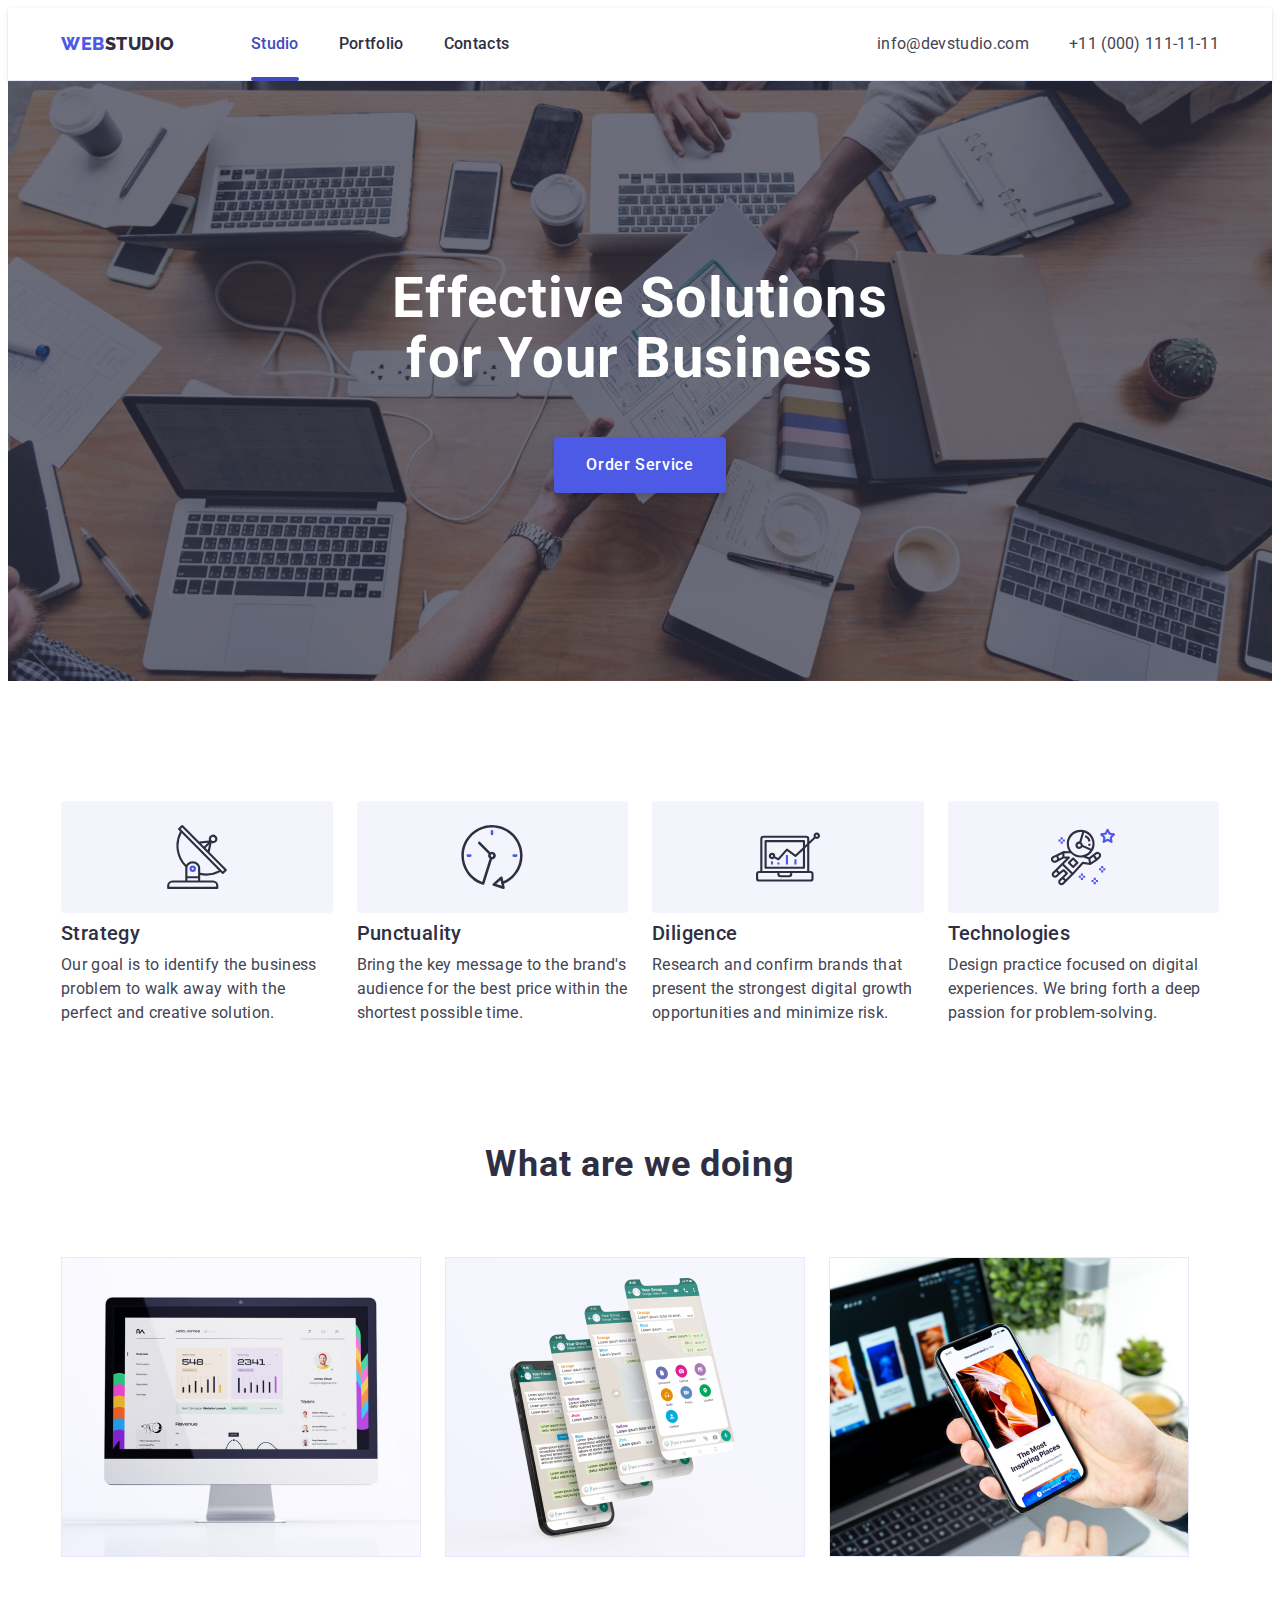
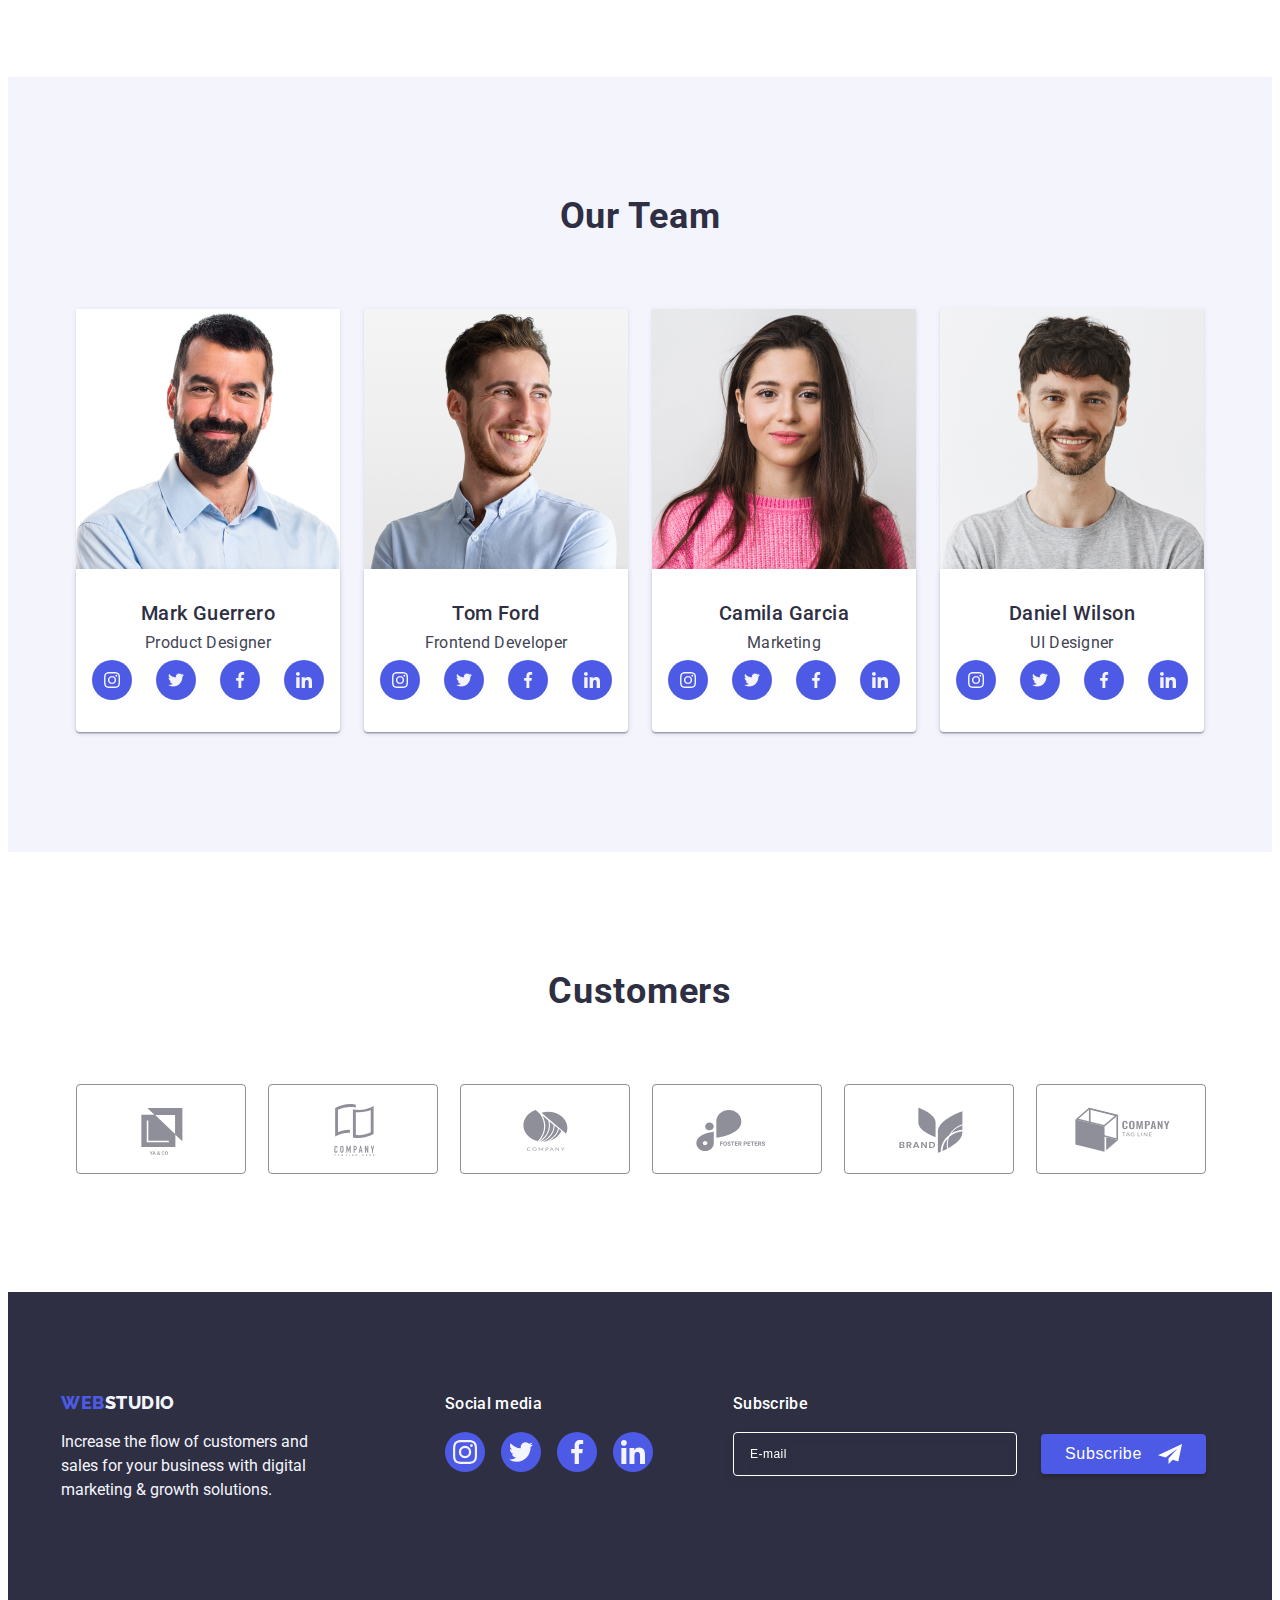
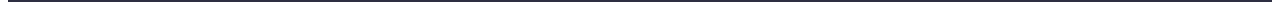
<file: index.html>
<!DOCTYPE html>
<html lang="en">
<head>
    <meta charset="UTF-8">
    <meta http-equiv="X-UA-Compatible" content="IE=edge">
    <meta name="viewport" content="width=device-width, initial-scale=1.0">
    <link
      href="https://cdnjs.cloudflare.com/ajax/libs/modern-normalize/1.1.0/modern-normalize.min.css"
      rel="stylesheet"
      integrity="sha512-wpPYUAdjBVSE4KJnH1VR1HeZfpl1ub8YT/NKx4PuQ5NmX2tKuGu6U/JRp5y+Y8XG2tV+wKQpNHVUX03MfMFn9Q=="
      crossorigin="anonymous"
      referrerpolicy="no-referrer"
    />
    <link rel="preconnect" href="https://fonts.googleapis.com" />
    <link rel="preconnect" href="https://fonts.gstatic.com" crossorigin />
    <link
      href="https://fonts.googleapis.com/css2?family=Raleway:wght@800&family=Roboto:wght@400;500;700;900&display=swap"
      rel="stylesheet"
    />
    <link rel="stylesheet" href="./css/style.css">
    <link rel="stylesheet" href="./css/media.css">
    <title>WebStudio</title>
</head>
<body>
    <header class="header"> 
        <div class="container header-container">
            <nav class="header-navigation">
                <a href="./index.html" class="first-logo-word link">Web<span class="second-logo-word link">Studio</span></a>
                <ul class="list header-menu">
                    <li class="list-header"><a href="./index.html" class="link list-menu current-color current">Studio</a></li>
                    <li class="list-header"><a href="./portfolio.html" class="link list-menu">Portfolio</a></li>
                    <li class="list-header"><a href="" class="link list-menu">Contacts</a></li>
                </ul>
            </nav>
            <address class="header-adress">
                <ul class="list address-list">
                    <li class="address-item"><a href="mailto:info@devstudio.com" class="list-adress link">info@devstudio.com</a></li>
                    <li class=""><a href="tel:+110001111111" class="list-adress link">+11 (000) 111-11-11</a></li>
                </ul>
            </address>
            <button type="button" class="burger-menu-button" data-mob-open>
                <svg class="burger-menu" width="32" height="22">
                    <use href="./images/icons.svg#icon-menu-hamburger"></use>
                </svg>
            </button>
        </div>
        <div class="mob-menu is-hidden" data-mob>
            <button type="button" class="mob-close-btn" data-mob-close>
                <svg class="close-icon-mob" width="8" height="8">
                    <use href="./images/icons.svg#icon-close-black-18dp-2-1"></use>
                </svg>
            </button>
            <ul class="list mob-menu-list">
                <li class="mob-menu-list-item"><a href="./index.html" class="link mob-link-item current-color">Studio</a></li>
                <li class="mob-menu-list-item"><a href="./portfolio.html" class="link mob-link-item">Portfolio</a></li>
                <li class="mob-menu-list-item"><a href="" class="link mob-link-item">Contacts</a></li>
            </ul>
            <address class="mob-adress">
                <ul class="list mob-adress-list">
                    <li class="mob-item-adress"><a href="tel:+110001111111" class="mob-list-phone link">+11 (000) 111-11-11</a></li>
                    <li class="mob-item-adress"><a href="mailto:info@devstudio.com" class="mob-list-email link">info@devstudio.com</a></li>
                </ul>
            </address>
            <ul class="list mob-icon-container">
                <li class="mob-icon-list">
                    <a href="#" class="mob-icon-con">
                        <svg class="mob-social-icons" width="24" height="24"> 
                            <use href="./images/icons.svg#icon-instagram-2"></use>
                        </svg>
                    </a>
                </li>
                <li class="mob-icon-list">
                    <a href="#" class="mob-icon-con">
                        <svg class="mob-social-icons" width="24" height="24">
                            <use href="./images/icons.svg#icon-twitter-1"></use>
                        </svg>
                    </a>
                </li>
                <li class="mob-icon-list">
                    <a href="#" class="mob-icon-con">
                        <svg class="mob-social-icons" width="24" height="24">
                            <use href="./images/icons.svg#icon-facebook-1"></use>
                        </svg>
                    </a>
                </li>
                <li class="mob-icon-list">
                    <a href="#" class="mob-icon-con">
                        <svg class="mob-social-icons" width="24" height="24">
                            <use href="./images/icons.svg#icon-linkedin-1"></use>
                        </svg>
                    </a>
                </li>
             </ul>
        </div>                                             
    </header>
    <main>
        <section class="button-section">
           <div class="container container-button">
             <h1 class="solution">Effective Solutions
                 for Your Business</h1>
             <button type="button" class="order-button" data-modal-open>Order Service</button>
           </div>
        </section>
     <section class="advantages-work">
        <div class="container container-work">
            <h2 class="visually-hidden">Company's advantages</h2>
            <ul class="list list-work">
                <li class="work-item">
                    <div class="icon-adv-container">
                        <svg class="icons-advantages" width="64" height="64">
                            <use href="./images/icons.svg#icon-antenna-1"></use>
                        </svg>
                    </div>
                    <h3 class="list-description">Strategy</h3>
                    <p class="list-text">Our goal is to identify the business problem to walk away with the perfect and creative solution.</p>
                </li>
                <li class="work-item">
                    <div class="icon-adv-container">
                        <svg class="icons-advantages" width="64" height="64">
                            <use href="./images/icons.svg#icon-clock-1"></use>
                        </svg>
                    </div>
                    <h3 class="list-description">Punctuality</h3>
                    <p class="list-text">Bring the key message to the brand's audience for the best price within the shortest possible time.</p>
                </li>
                <li class="work-item">
                    <div class="icon-adv-container">
                        <svg class="icons-advantages" width="64" height="64">
                            <use href="./images/icons.svg#icon-diagram-1"></use>
                        </svg>
                    </div>
                    <h3 class="list-description">Diligence</h3>
                    <p class="list-text">Research and confirm brands that present the strongest digital growth opportunities and minimize risk.</p>
                </li>
                <li class="work-item">
                    <div class="icon-adv-container">
                        <svg class="icons-advantages" width="64" height="64">
                            <use href="./images/icons.svg#icon-astronaut-1"></use>
                        </svg>
                    </div>
                    <h3 class="list-description">Technologies</h3>
                    <p class="list-text">Design practice focused on digital experiences. We bring forth a deep passion for problem-solving.</p>
                </li>
            </ul>
        </div>
     </section> 
     <section class="services">
        <div class="container">
            <h2 class="work">What are we doing</h2>
            <ul class="list services-img">
                <li class="services-img-item"><img src="./images/img_1.jpg" alt="Display" width="360"></li>
                <li class="services-img-item"><img src="./images/img_2.jpg" alt="Screen" width="360"></li>
                <li class="services-img-item"><img src="./images/img_3.jpg" alt="Laptop" width="360"></li>
            </ul>
        </div>
     </section>
     <section class="people-list">
        <div class="container stuff">
            <h2 class="work">Our Team</h2>
            <ul class="list stuff-items">
                <li class="list-workers"><img srcset="./images/team_1.jpg 1x, ./images/team-1-2x-min.jpeg 2x" src="./images/team_1.jpg" alt="Team member 1" width="264">
                    <div class="names-list">
                        <h3 class="names-worker">Mark Guerrero</h3>
                        <p class="worker-description">Product Designer</p>
                         <ul class="list icon-container">
                            <li class="icon-list">
                                <a href="#" class="work-icon-con">
                                    <svg class="work-social-icons" width="16" height="16"> 
                                        <use href="./images/icons.svg#icon-instagram-2"></use>
                                    </svg>
                                </a>
                            </li>
                            <li class="icon-list">
                                <a href="#" class="work-icon-con">
                                    <svg class="work-social-icons" width="16" height="16">
                                        <use href="./images/icons.svg#icon-twitter-1"></use>
                                    </svg>
                                </a>
                            </li>
                            <li class="icon-list">
                                <a href="#" class="work-icon-con">
                                    <svg class="work-social-icons" width="16" height="16">
                                        <use href="./images/icons.svg#icon-facebook-1"></use>
                                    </svg>
                                </a>
                            </li>
                            <li class="icon-list">
                                <a href="#" class="work-icon-con">
                                    <svg class="work-social-icons" width="16" height="16">
                                        <use href="./images/icons.svg#icon-linkedin-1"></use>
                                    </svg>
                                </a>
                            </li>
                         </ul>
                    </div>
                </li>
                <li class="list-workers"><img srcset="./images/team_2.jpg 1x, ./images/team-2-2x-min.jpeg 2x" src="./images/team_2.jpg" alt="Team member 2" width="264">
                    <div class="names-list">
                        <h3 class="names-worker">Tom Ford</h3><p class="worker-description">Frontend Developer</p>
                        <ul class="list icon-container">
                            <li class="icon-list">
                                <a href="#" class="work-icon-con">
                                    <svg class="work-social-icons" width="16" height="16"> 
                                        <use href="./images/icons.svg#icon-instagram-2"></use>
                                    </svg>
                                </a>
                            </li>
                            <li class="icon-list">
                                <a href="#" class="work-icon-con">
                                    <svg class="work-social-icons" width="16" height="16">
                                        <use href="./images/icons.svg#icon-twitter-1"></use>
                                    </svg>
                                </a>
                            </li>
                            <li class="icon-list">
                                <a href="#" class="work-icon-con">
                                    <svg class="work-social-icons" width="16" height="16">
                                        <use href="./images/icons.svg#icon-facebook-1"></use>
                                    </svg>
                                </a>
                            </li>
                            <li class="icon-list">
                                <a href="#" class="work-icon-con">
                                    <svg class="work-social-icons" width="16" height="16">
                                        <use href="./images/icons.svg#icon-linkedin-1"></use>
                                    </svg>
                                </a>
                            </li>
                         </ul>
                    </div>
                </li>
                <li class="list-workers"><img srcset="./images/team_3.jpg 1x, ./images/team-3-2x-min.jpeg 2x" src="./images/team_3.jpg" alt="Team member 3" width="264">
                    <div class="names-list">
                        <h3 class="names-worker">Camila Garcia</h3><p class="worker-description">Marketing</p>
                        <ul class="list icon-container">
                            <li class="icon-list">
                                <a href="#" class="work-icon-con">
                                    <svg class="work-social-icons" width="16" height="16"> 
                                        <use href="./images/icons.svg#icon-instagram-2"></use>
                                    </svg>
                                </a>
                            </li>
                            <li class="icon-list">
                                <a href="#" class="work-icon-con">
                                    <svg class="work-social-icons" width="16" height="16">
                                        <use href="./images/icons.svg#icon-twitter-1"></use>
                                    </svg>
                                </a>
                            </li>
                            <li class="icon-list">
                                <a href="#" class="work-icon-con">
                                    <svg class="work-social-icons" width="16" height="16">
                                        <use href="./images/icons.svg#icon-facebook-1"></use>
                                    </svg>
                                </a>
                            </li>
                            <li class="icon-list">
                                <a href="#" class="work-icon-con">
                                    <svg class="work-social-icons" width="16" height="16">
                                        <use href="./images/icons.svg#icon-linkedin-1"></use>
                                    </svg>
                                </a>
                            </li>
                         </ul>
                    </div>
                </li>
                <li class="list-workers"><img srcset="./images/team_4.jpg 1x, ./images/team-4-2x-min.jpeg 2x" src="./images/team_4.jpg" alt="Team member 4" width="264">
                    <div class="names-list">
                        <h3 class="names-worker">Daniel Wilson</h3><p class="worker-description">UI Designer</p>
                        <ul class="list icon-container">
                            <li class="icon-list">
                                <a href="#" class="work-icon-con">
                                    <svg class="work-social-icons" width="16" height="16"> 
                                        <use href="./images/icons.svg#icon-instagram-2"></use>
                                    </svg>
                                </a>
                            </li>
                            <li class="icon-list">
                                <a href="#" class="work-icon-con">
                                    <svg class="work-social-icons" width="16" height="16">
                                        <use href="./images/icons.svg#icon-twitter-1"></use>
                                    </svg>
                                </a>
                            </li>
                            <li class="icon-list">
                                <a href="#" class="work-icon-con">
                                    <svg class="work-social-icons" width="16" height="16">
                                        <use href="./images/icons.svg#icon-facebook-1"></use>
                                    </svg>
                                </a>
                            </li>
                            <li class="icon-list">
                                <a href="#" class="work-icon-con">
                                    <svg class="work-social-icons" width="16" height="16">
                                        <use href="./images/icons.svg#icon-linkedin-1"></use>
                                    </svg>
                                </a>
                            </li>
                         </ul>
                    </div>
                </li>
            </ul>
        </div>
     </section>
     <section class="customers-container">
        <div class="customers container">
            <h2 class="work">Customers</h2>
            <ul class="customers-items">
                <li class="customers-item-list list">
                    <a class="customer-link" href="#">
                        <svg class="customers-item" height="56" width="104">
                            <use href="./images/icons.svg#icon-Logo"></use>
                        </svg>
                    </a>
                </li>
                <li class="customers-item-list list">
                    <a class="customer-link" href="#">
                        <svg class="customers-item" height="56" width="104">
                            <use href="./images/icons.svg#icon-Logo-1"></use>
                        </svg>
                    </a>
                </li>
                <li class="customers-item-list list">
                    <a class="customer-link" href="#">
                        <svg class="customers-item" height="56" width="104">
                            <use href="./images/icons.svg#icon-Logo-2"></use>
                        </svg>
                    </a>
                </li>
                <li class="customers-item-list list">
                    <a class="customer-link" href="#">
                        <svg class="customers-item" height="56" width="104">
                            <use href="./images/icons.svg#icon-Logo-3"></use>
                        </svg>
                    </a>
                </li>
                <li class="customers-item-list list">
                    <a class="customer-link" href="#">
                        <svg class="customers-item" height="56" width="104">
                            <use href="./images/icons.svg#icon-Logo-4"></use>
                        </svg>
                    </a>
                </li>
                <li class="customers-item-list list">
                    <a class="customer-link" href="#">
                        <svg class="customers-item" height="56" width="104">
                            <use href="./images/icons.svg#icon-Logo-5"></use>
                        </svg>
                    </a>
                </li>
            </ul>
        </div>
     </section>
    </main>
    <footer class="footer-info">
        <div class="container footer-container">
                    <div class="footer-logo-wrap">
                        <a href="./index.html" class="first-logo-word link footer-logo">Web<span class="second-logo-word-foot link">Studio</span></a> 
                        <p class="footer-text">Increase the flow of customers and sales for your business with digital marketing & growth solutions.</p>
                    </div>
                    <div class="footer-icons">
                        <p class="social-text">Social media</p>
                        
                        <ul class="icon-footer-container list">
                            <li class="footer-icon-con">
                                <a href="#" class="footer-link-icon">
                                    <svg class="footer-social-icons" width="24" height="24">
                                        <use href="./images/icons.svg#icon-instagram-2"></use>
                                    </svg>
                                </a>
                            </li>
                            <li class="footer-icon-con">
                                <a href="#" class="footer-link-icon">
                                    <svg class="footer-social-icons" width="24" height="24">
                                        <use href="./images/icons.svg#icon-twitter-1"></use>
                                    </svg>
                                </a>
                            </li>
                            <li class="footer-icon-con">
                                <a href="#" class="footer-link-icon">
                                    <svg class="footer-social-icons" width="24" height="24">
                                        <use href="./images/icons.svg#icon-facebook-1"></use>
                                    </svg>
                                </a>
                            </li>
                            <li class="footer-icon-con">
                                <a href="#" class="footer-link-icon">
                                    <svg class="footer-social-icons" width="24" height="24">
                                        <use href="./images/icons.svg#icon-linkedin-1"></use>
                                    </svg>
                                </a>
                            </li>
                        </ul>
                    </div>
                    <div class="subscribe-container">
                        <p class="social-text">Subscribe</p>
                        
                            <form class="subscribe-form">
                                <label class="label-footer">
                                    <input type="email" class="subscribe-input" name="subscribe" placeholder="E-mail">
                                </label>
                                <button type="submit" class="subscribe-btn">Subscribe
                                    <svg class="subscribe-logo" width="24" height="24">
                                        <use href="./images/icons.svg#icon-Frame-3"></use>
                                    </svg>
                                </button>
                            </form>
                        
                    </div>
        </div>
    </footer>
    <div class="backdrop is-hidden" data-modal>
        <div class="modal">
            <button type="button" class="modal-close-btn" data-modal-close>
                <svg class="close-icon-modal" width="8" height="8">
                    <use href="./images/icons.svg#icon-close-black-18dp-2-1"></use>
                </svg>
            </button>
            
                <p class="modal-header">Leave your contacts and we will call you back</p>
                <form class="modal-form">
                    <div class="modal-field">
                        <label for="user-name" class="input-label-text">Name</label>
                        <div class="input-wrap">
                            <input type="text" class="modal-input" name="user-name" id="user-name">
                            <svg class="input-icon" width="18" height="24">
                                <use href="./images/icons.svg#icon-person-black-18dp-1"></use>
                            </svg>
                        </div>
                    </div>
                    
                    <div class="modal-field">
                        <label for="user-phone" class="input-label-text">Phone</label>
                        <div class="input-wrap">
                            <input type="tel" class="modal-input" name="user-phone" id="user-phone">
                            <svg class="input-icon" width="18" height="24">
                                <use href="./images/icons.svg#icon-phone-black-18dp-1"></use>
                            </svg>
                        </div>
                    </div>
                    
                    <div class="modal-field">
                        <label for="user-email" class="input-label-text">Email</label>
                        <div class="input-wrap">
                            <input type="email" class="modal-input" name="user-email" id="user-email">
                            <svg class="input-icon" width="18" height="24">
                                <use href="./images/icons.svg#icon-email-black-18dp-1"></use>
                            </svg>
                        </div>
                    </div>
                    
                    <div class="modal-field modal-textarea-con">
                        <label for="user-comment" class="input-label-text">Comment</label>
                        <textarea 
                            name="user-comment" 
                            id="user-comment" 
                            class="modal-textarea" 
                            placeholder="Text input"
                        ></textarea>
                    </div>
                    <div class="modal-field-check">
                        <input type="checkbox" name="user-privacy" id="user-privacy" value="true" class="checkbox-mark visually-hidden">
                        <label for="user-privacy" class="checkbox-text"><span class="checkbox-custom">
                            <svg class="check-icon" width="10" height="8">
                                <use href="./images/icons.svg#icon-check"></use>
                            </svg>
                        </span>I accept the terms and conditions of the <a class="privacy" href="#">Privacy Policy</a></label>
                    </div>
                    <button class="modal-button">Send</button>
            </form>
        </div>
    </div>
    <script src="./js/modal.js"></script>
    <script src="./js/mobile-menu.js"></script>
</body>
</html>
</file>
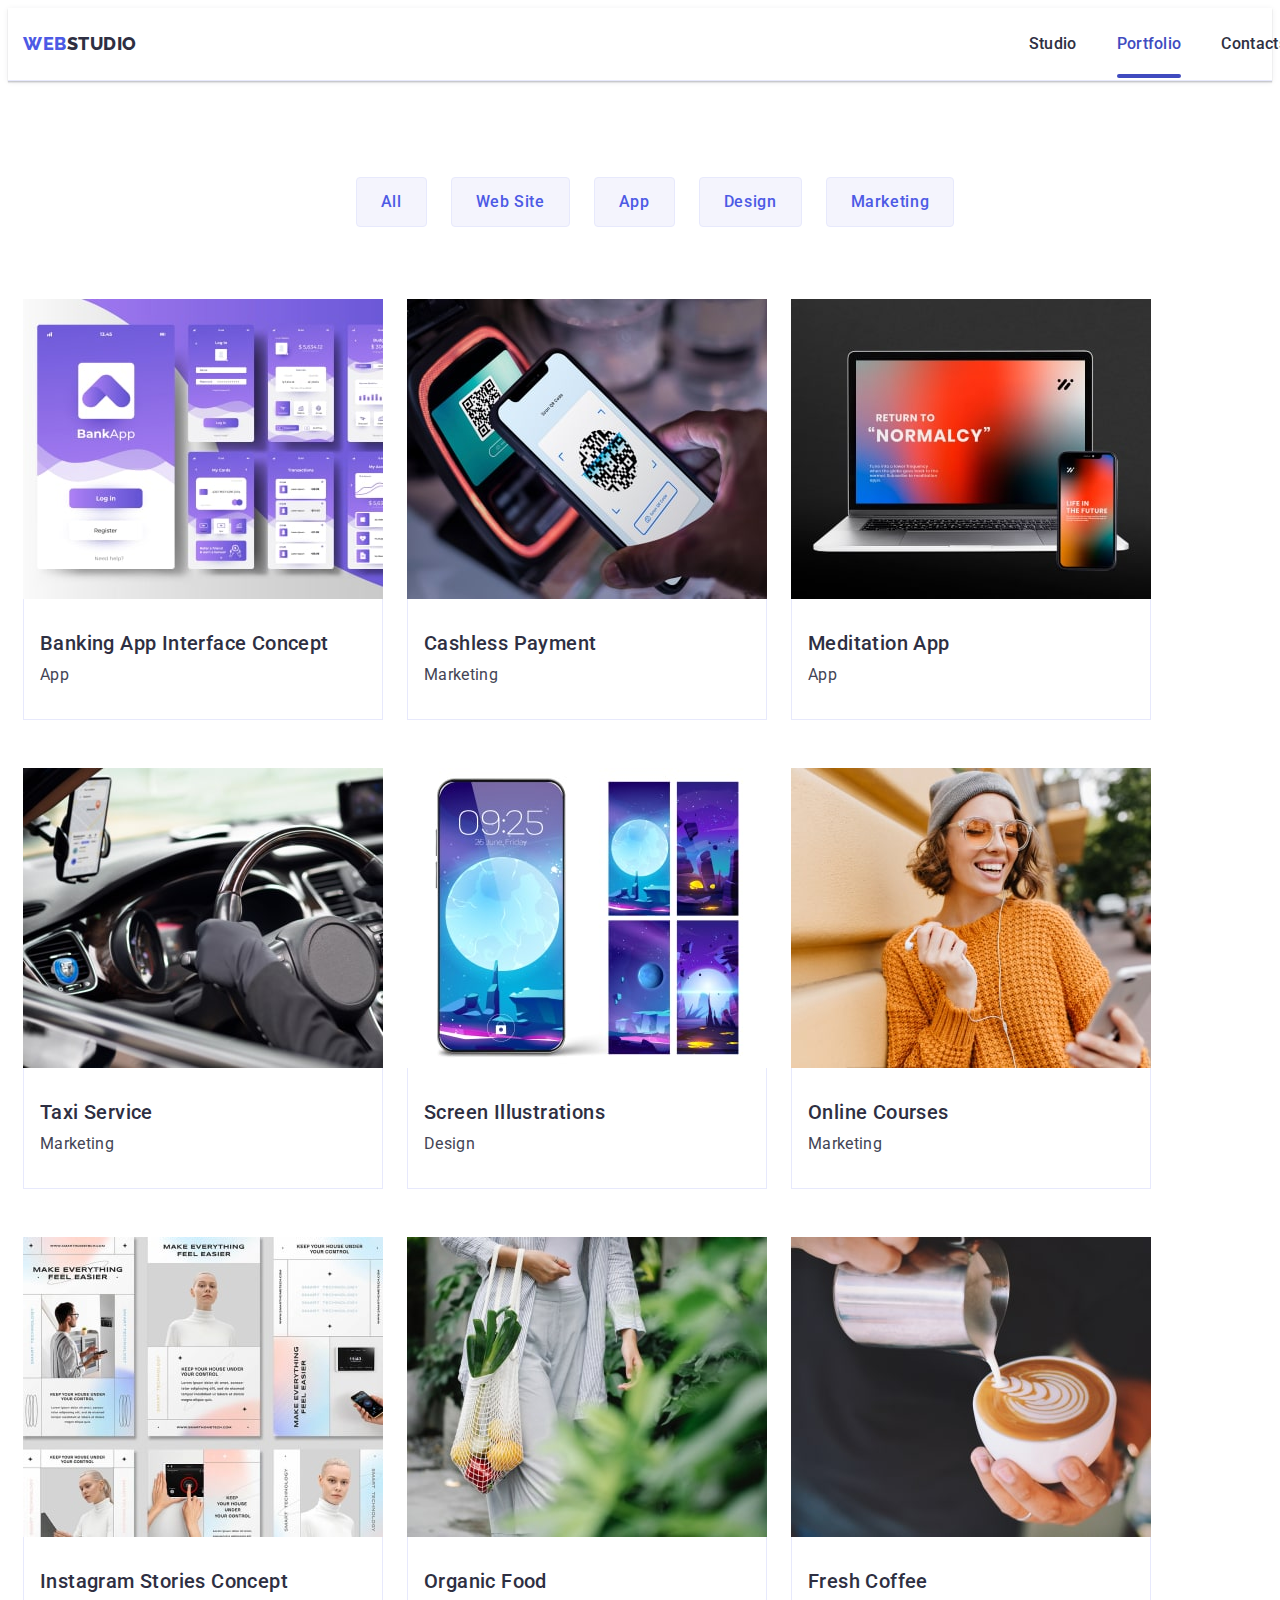
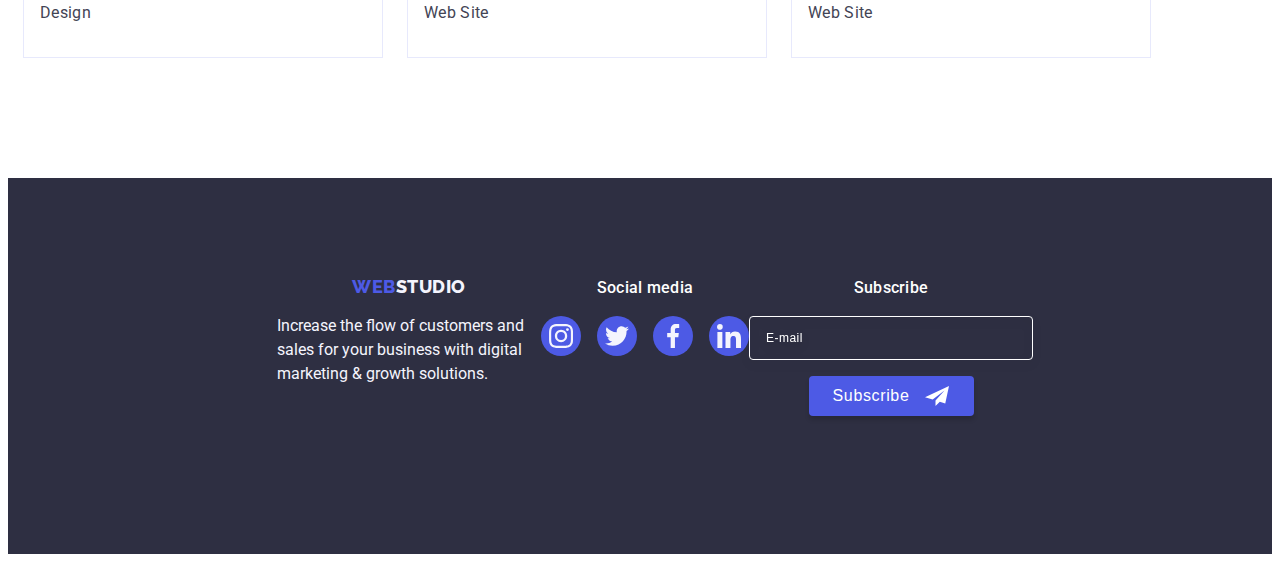
<file: portfolio.html>
<!DOCTYPE html>
<html lang="en">
<head>
    <meta charset="UTF-8">
    <meta http-equiv="X-UA-Compatible" content="IE=edge">
    <meta name="viewport" content="width=device-width, initial-scale=1.0">
    <link
      href="https://cdnjs.cloudflare.com/ajax/libs/modern-normalize/1.1.0/modern-normalize.min.css"
      rel="stylesheet"
      integrity="sha512-wpPYUAdjBVSE4KJnH1VR1HeZfpl1ub8YT/NKx4PuQ5NmX2tKuGu6U/JRp5y+Y8XG2tV+wKQpNHVUX03MfMFn9Q=="
      crossorigin="anonymous"
      referrerpolicy="no-referrer"
    />
    <link rel="preconnect" href="https://fonts.googleapis.com" />
    <link rel="preconnect" href="https://fonts.gstatic.com" crossorigin />
    <link
      href="https://fonts.googleapis.com/css2?family=Raleway:wght@800&family=Roboto:wght@400;500;700;900&display=swap"
      rel="stylesheet"
    />
    <link rel="stylesheet" href="./css/style.css">
    <title>Portfolio</title>
</head>
<body>
    <header class="header"> 
        <div class="container header-container">
            <nav class="header-navigation">
                <a href="./index.html" class="first-logo-word link">Web<span class="second-logo-word link">Studio</span></a>
                    <ul class="list portfolio-navigation">
                        <li class="list-header"><a href="./index.html" class="link list-menu">Studio</a></li>
                        <li class="list-header"><a href="./portfolio.html" class="link list-menu current-color current">Portfolio</a></li>
                        <li class="list-header"><a href="" class="link list-menu">Contacts</a></li>
                    </ul>
            </nav>
            <address class="header-adress">
                <ul class="list address-list">
                    <li class="address-item"><a href="mailto:info@devstudio.com" class="list-adress link">info@devstudio.com</a></li>
                    <li class=""><a href="tel:+110001111111" class="list-adress link">+11 (000) 111-11-11</a></li>
                </ul>
            </address>        
        </div>                                              
    </header>
    <main>
        <section class="portfolio-menu">
            <div class="container">
                <h1 class="visually-hidden">Portfolio</h1>
                
                    <ul class="list portfolio-nav-list">
                        <li class="button-list-portfolio"><button type="button" class="order-button-portfolio">All</button></li>
                        <li class="button-list-portfolio"><button type="button" class="order-button-portfolio">Web Site</button></li>
                        <li class="button-list-portfolio"><button type="button" class="order-button-portfolio">App</button></li>
                        <li class="button-list-portfolio"><button type="button" class="order-button-portfolio">Design</button></li>
                        <li class="button-list-portfolio"><button type="button" class="order-button-portfolio">Marketing</button></li>
                    </ul>
                
                <!-- <div class="img-portfolio-list"> -->
                    <ul class="list image-list"> 
                        <li class="image-list-item">
                            <a href="#" class="link image-block">
                                <div class="cover-container">
                                    <img src="./images/1-min.jpeg" alt="Bank App" height="300" width="360">
                                    <p class="cover-text">14 Stylish and User-Friendly App Design Concepts · Task Manager App · Calorie Tracker App · Exotic Fruit Ecommerce App · Cloud Storage App</p>
                                </div>
                                <div class="description-container">
                                    <h2 class="photo-description">Banking App Interface Concept</h2>
                                    <p class="photo-text">App</p>
                                </div>
                            </a>
                        </li>
                        <li class="image-list-item">
                            <a href="#" class="link image-block">
                                <div class="cover-container">
                                    <img src="./images/2-min.jpeg" alt="Bank App" height="300" width="360">
                                    <p class="cover-text">14 Stylish and User-Friendly App Design Concepts · Task Manager App · Calorie Tracker App · Exotic Fruit Ecommerce App · Cloud Storage App</p>
                                </div>
                                <div class="description-container">
                                    <h2 class="photo-description">Cashless Payment</h2>
                                    <p class="photo-text">Marketing</p>
                                </div>
                            </a>
                        </li>
                        <li class="image-list-item">
                            <a href="#" class="link image-block">
                                <div class="cover-container">
                                    <img src="./images/3-min.jpeg" alt="Bank App" height="300" width="360">
                                    <p class="cover-text">14 Stylish and User-Friendly App Design Concepts · Task Manager App · Calorie Tracker App · Exotic Fruit Ecommerce App · Cloud Storage App</p>
                                </div>
                                <div class="description-container">
                                    <h2 class="photo-description">Meditation App</h2>
                                    <p class="photo-text">App</p>
                                </div>
                            </a>
                        </li>
                        <li class="image-list-item">
                            <a href="#" class="link image-block">
                                <div class="cover-container">
                                    <img src="./images/4-min.jpeg" alt="Bank App" height="300" width="360">
                                    <p class="cover-text">14 Stylish and User-Friendly App Design Concepts · Task Manager App · Calorie Tracker App · Exotic Fruit Ecommerce App · Cloud Storage App</p>
                                </div>
                                <div class="description-container">
                                    <h2 class="photo-description">Taxi Service</h2>
                                    <p class="photo-text">Marketing</p>
                                </div>
                            </a>
                        </li>
                        <li class="image-list-item">
                            <a href="#" class="link image-block">
                                <div class="cover-container">
                                    <img src="./images/5-min.jpeg" alt="Bank App" height="300" width="360">
                                    <p class="cover-text">14 Stylish and User-Friendly App Design Concepts · Task Manager App · Calorie Tracker App · Exotic Fruit Ecommerce App · Cloud Storage App</p>
                                </div>
                                <div class="description-container">
                                    <h2 class="photo-description">Screen Illustrations</h2>
                                    <p class="photo-text">Design</p>
                                </div>
                            </a>
                        </li>
                        <li class="image-list-item">
                            <a href="#" class="link image-block">
                                 <div class="cover-container">
                                    <img src="./images/6-min.jpeg" alt="Bank App" height="300" width="360">
                                    <p class="cover-text">14 Stylish and User-Friendly App Design Concepts · Task Manager App · Calorie Tracker App · Exotic Fruit Ecommerce App · Cloud Storage App</p>
                                </div>
                                <div class="description-container">
                                    <h2 class="photo-description">Online Courses</h2>
                                    <p class="photo-text">Marketing</p>
                                </div>
                            </a>
                        </li>
                        <li class="image-list-item">
                            <a href="#" class="link image-block">
                                <div class="cover-container">
                                    <img src="./images/7-min.jpeg" alt="Bank App" height="300" width="360">
                                    <p class="cover-text">14 Stylish and User-Friendly App Design Concepts · Task Manager App · Calorie Tracker App · Exotic Fruit Ecommerce App · Cloud Storage App</p>
                                </div>
                                <div class="description-container">
                                    <h2 class="photo-description">Instagram Stories Concept</h2>
                                    <p class="photo-text">Design</p>
                                </div>
                            </a>
                        </li>
                        <li class="image-list-item">
                            <a href="#" class="link image-block">
                                <div class="cover-container">
                                    <img src="./images/8-min.jpeg" alt="Bank App" height="300" width="360">
                                    <p class="cover-text">14 Stylish and User-Friendly App Design Concepts · Task Manager App · Calorie Tracker App · Exotic Fruit Ecommerce App · Cloud Storage App</p>
                                </div>
                                <div class="description-container">
                                    <h2 class="photo-description">Organic Food</h2>
                                    <p class="photo-text">Web Site</p>
                                </div>
                            </a>
                        </li>
                        <li class="image-list-item">
                            <a href="#" class="link image-block">
                                <div class="cover-container">
                                    <img src="./images/9-min.jpeg" alt="Bank App" height="300" width="360">
                                    <p class="cover-text">14 Stylish and User-Friendly App Design Concepts · Task Manager App · Calorie Tracker App · Exotic Fruit Ecommerce App · Cloud Storage App</p>
                                </div>
                                <div class="description-container">
                                    <h2 class="photo-description">Fresh Coffee</h2>
                                    <p class="photo-text">Web Site</p>
                               </div>
                            </a>
                        </li>
                    </ul>
            </div>
        </section>
    </main>
    <footer class="footer-info">
        <div class="container footer-container">
                    <div class="footer-logo-wrap">
                        <a href="./index.html" class="first-logo-word link footer-logo">Web<span class="second-logo-word-foot link">Studio</span></a> 
                        <p class="footer-text">Increase the flow of customers and sales for your business with digital marketing & growth solutions.</p>
                    </div>
                    <div class="footer-icons">
                        <p class="social-text">Social media</p>
                        
                        <ul class="icon-footer-container list">
                            <li class="footer-icon-con">
                                <a href="#" class="footer-link-icon">
                                    <svg class="footer-social-icons" width="24" height="24">
                                        <use href="./images/icons.svg#icon-instagram-2"></use>
                                    </svg>
                                </a>
                            </li>
                            <li class="footer-icon-con">
                                <a href="#" class="footer-link-icon">
                                    <svg class="footer-social-icons" width="24" height="24">
                                        <use href="./images/icons.svg#icon-twitter-1"></use>
                                    </svg>
                                </a>
                            </li>
                            <li class="footer-icon-con">
                                <a href="#" class="footer-link-icon">
                                    <svg class="footer-social-icons" width="24" height="24">
                                        <use href="./images/icons.svg#icon-facebook-1"></use>
                                    </svg>
                                </a>
                            </li>
                            <li class="footer-icon-con">
                                <a href="#" class="footer-link-icon">
                                    <svg class="footer-social-icons" width="24" height="24">
                                        <use href="./images/icons.svg#icon-linkedin-1"></use>
                                    </svg>
                                </a>
                            </li>
                        </ul>
                    </div>
                    <div class="subscribe-container">
                        <p class="social-text">Subscribe</p>
                        
                            <form class="subscribe-form">
                                <label class="label-footer">
                                    <input type="email" class="subscribe-input" name="subscribe" placeholder="E-mail">
                                </label>
                                <button type="submit" class="subscribe-btn">Subscribe
                                    <svg class="subscribe-logo" width="24" height="24">
                                        <use href="./images/icons.svg#icon-Frame-3"></use>
                                    </svg>
                                </button>
                            </form>
                        
                    </div>
        </div>
    </footer>
</body>
</html>
</file>
<file: css/style.css>
body {
    font-family: "Roboto", sans-serif;
    background-color: #ffffff;
    font-size: 16px;
    color: #434455;
}
:root {
    --primary-black-color: #2e2f42;
    --primary-grey-color: #8e8f99;
    --navyblue-modal: #2E2F42;
}
a {
    text-decoration: none;
    
}
p, h1, h2, h3, h4, h5, h6 {
    margin-top: 0;
    margin-bottom: 0;
}
ul, ol{
    list-style-type: none;
    margin-top: 0;
    margin-bottom: 0;
    padding-left: 0;
}
img {
    display: block;
}
.container { 
    width: 100%;
    padding-left: 15px;
    padding-right: 15px;
    margin-left: 156px;
    margin-right: 156px;
    margin: 0 auto;
    /* border: 1px solid red; */
}
.visually-hidden {
    position: absolute;
    width: 1px;
    height: 1px;
    margin: -1px;
    border: 0;
    padding: 0;
    white-space: nowrap;
    clip-path: inset(100%);
    clip: rect(0 0 0 0);
    overflow: hidden;
}
footer {
    background-color: #2E2F42;
}
.first-logo-word {
    color:#4D5AE5;
    font-size: 18px;
    font-family: Raleway, sans-serif;
    font-weight: 800;
    line-height: 1.17;
    letter-spacing: 0.03em;
    text-transform: uppercase;
    text-decoration: none;
    /* margin-right: 76px; */
    display: inline-block;
}
.footer-logo {
    /* margin-bottom: 16px; */
    margin-bottom: 17.5px;
}
.second-logo-word {
    color: #2E2F42;
    font-size: 18px;
    font-family: Raleway, sans-serif;
    font-weight: 800;
    line-height: 1.17;
    letter-spacing: 0.03em;
    text-transform: uppercase;
    text-decoration: none;
}

.second-logo-word-foot {
    color: #f4f4fd;
    font-size: 18px;
    font-family: Raleway, sans-serif;
    font-weight: 800;
    line-height: 1.17;
    letter-spacing: 0.03em;
    text-transform: uppercase;
    text-decoration: none
}
.link-word {
    color: #2E2F42;
    font-size: 16px;
    font-family: Roboto, sans-serif;
    font-weight: 500;
    line-height: 1.5;
    letter-spacing: 0.02em;
    list-style: none;
    text-decoration:none;
}
.link-word:hover,
.link-word:focus {
    color: #404bbf;
}
.list-adress {
    color: #434455;
    font-size: 16px;
    font-family: Roboto, sans-serif;
    line-height: 24px;
    font-style: normal;
    letter-spacing: 0.02em;
    transition: color 250ms cubic-bezier(0.4, 0, 0.2, 1);
}
.list-adress:hover,
.list-adress:focus {
    color: #404bbf;
}
.order-button {
    color:  #FFF;
    font-size: 16px;
    font-family: Roboto, sans-serif;
    font-weight: 500;
    line-height: 1.5;
    letter-spacing: 0.04em;
    padding: 16px 32px;
    border-radius: 4px;
    background: var(--iris, #4D5AE5);
    box-shadow: 0px 4px 4px 0px rgba(0, 0, 0, 0.15);
    margin: 0 auto;
    margin-top: 72px;
    display: block;
    min-width: 169px;
    height: 56px;
    border: none;
    cursor: pointer;
    transition: background-color 250ms cubic-bezier(0.4, 0, 0.2, 1);
}

.order-button:hover,
.order-button:focus {
    background-color:  #404BBF;
    cursor: pointer;
}
.button-section {
    background-color: #2E2F42;
    padding: 112px 0;
    background-image: linear-gradient(rgba(46, 47, 66, 0.7), rgba(46, 47, 66, 0.7)), url(../images/people-bg-mob-min.jpeg);
    background-repeat: no-repeat;
    background-position: center;
    background-size: cover;
    max-width: 1440px;
    margin: 0 auto;
}

@media (min-device-pixel-ration: 2),
    (min-resolution: 192dpi),
    (min-resolution: 2dppx) {
    .button-section {
        background-image: linear-gradient(rgba(46, 47, 66, 0.7), rgba(46, 47, 66, 0.7)), url(../images/people-bg-mob2x-min.jpeg);
    }
}

.footer-text {
    color: #F4F4FD;
    width: 264px;
    line-height: 1.5;
    text-align: left;
    margin-bottom: 72px;
}
.portfolio-menu {
    color:  #4D5AE5;
    font-size: 16px;
    font-family: Roboto, sans-serif;
    font-weight: 500;
    line-height: 1.5;
    letter-spacing: 0.04em;
    padding: 96px 0 120px 0;
}
.people-list {
    background-color: #F4F4FD;
    padding: 120px 0;
}
.list-work {
    background-color: #FFFFFF;
    display: flex;
    flex-wrap: wrap;
    gap: 72px;
}
.names-worker {
    font-weight: 500;
    font-size: 20px;
    line-height: 1.2;
    letter-spacing: 0.02em;
    color: #2e2f42;
    margin-bottom: 72px;
}
.worker-description {
    color:  #434455;
    letter-spacing: 0.02em;
    font-size: 16px;
}
.order-button-portfolio {
    color:  #4d5ae5;
    font-size: 16px;
    font-family: Roboto, sans-serif;
    font-weight: 500;
    line-height: 1.5;
    letter-spacing: 0.04em;
    padding: 12px 24px;
    border-radius: 4px;
    border: 1px solid var(--cornflower, #E7E9FC);
    background:#F4F4FD;
    transition: color 250ms cubic-bezier(0.4, 0, 0.2, 1), background-color 250ms cubic-bezier(0.4, 0, 0.2, 1), border-color 250ms cubic-bezier(0.4, 0, 0.2, 1), box-shadow 250ms cubic-bezier(0.4, 0, 0.2, 1);
}


.order-button-portfolio:hover,
.order-button-portfolio:focus {
    color: #FFFFFF;
    background-color: #404BBF;
    cursor: pointer;
    border: 1px solid transparent;
    box-shadow: 0px 3px 1px rgba(0, 0, 0, 0.1), 0px 2px 1px rgba(0, 0, 0, 0.08), 0px 2px 2px rgba(0, 0, 0, 0.12);
}
.image-list {
    list-style: none;
    display: flex;
    flex-wrap: wrap;
    gap: 48px 24px;
}
.image-block {
    display: block;
    transition: box-shadow 250ms cubic-bezier(0.4, 0, 0.2, 1);
}
.image-block:hover {
    box-shadow: 0px 1px 6px rgba(46, 47, 66, 0.08), 0px 1px 1px rgba(46, 47, 66, 0.16), 0px 2px 1px rgba(46, 47, 66, 0.08);
}
.image-block:focus {
    box-shadow: 0px 1px 6px rgba(46, 47, 66, 0.08), 0px 1px 1px rgba(46, 47, 66, 0.16), 0px 2px 1px rgba(46, 47, 66, 0.08);
}
.link {
    text-decoration: none;
}
.photo-description {
    font-weight: 500;
    font-size: 20px;
    line-height: 1.2;
    letter-spacing: 0.02em;
    color: #2e2f42;
    margin-bottom: 8px;;
}
.photo-text {
    color: #434455;
    font-size: 16px;
    font-weight: 400;
    line-height: 1.5;
    letter-spacing: 0.02em;
}

.image-block:hover .cover-text {
    transform: translateY(0%);
}

.image-block:focus .cover-text {
    transform: translateY(0%);
}

.cover-text {
    color: #F4F4FD;
    font-size: 16px;
    font-weight: 400;
    line-height: 1.5; /* 150% */
    letter-spacing: 0.02em;
    background-color: #4D5AE5;
    height: 100%;
    padding: 40px 32px;
    transform: translateY(100%);
    transition: transform 250ms cubic-bezier(0.4, 0, 0.2, 1);
    position: absolute;
    top: 0;
    left: 0;
}
.cover-container {
    position: relative;
    overflow: hidden;
}
.header-adress {
    font-style: normal;
    display: none;
}

.header-nav:hover,
.header-nav:focus {
    color: #404bbf;
}
.list-menu {
    color: #2E2F42;
    font-size: 16px;
    font-family: Roboto, sans-serif;
    line-height: 1.5;
    font-style: normal;
    letter-spacing: 0.02em;
    font-weight: 500;
    padding: 24px 0;
    transition: color 250ms cubic-bezier(0.4, 0, 0.2, 1);
}
.list-menu:hover,
.list-menu:focus {
    color: #404bbf;
}
.list-description {
    font-weight: 700;
    font-size: 36px;
    line-height: 1.2;
    letter-spacing: 0.02em;
    color: #2e2f42;
    margin-bottom: 8px;
    text-align: center;
}
.header-container {
    display: flex;
    /* align-items: center;
    gap: 332px; */
}
.header-menu {
    display: none;
    gap: 40px;
}
.address-list {
    display: flex;
    gap: 24px;
}
.burger-menu {
}
.burger-menu-button {
    outline: none;
    background-color: transparent;
    border: none;
    display: flex;
    justify-content: center;
    align-items: center;
}

.mob-menu {
    background-color: #FFFFFF;
    position: fixed;
    top: 0;
    left: 0;
    width: 100%;
    height: 100%;
    padding-left: 40px;
    padding-bottom: 40px;
    padding-top: 80px;
    padding-right: 35px;
    z-index: 2;
    transition: transition 250ms cubic-bezier(0.4, 0, 0.2, 1);
    display: flex;
    flex-direction: column;
}
.mob-close-btn {
    border: none;
    background: none;
    position: absolute;
    top: 24px;
    right: 24px;
    cursor: pointer;
    width: 24px;
    height: 24px;
    border-radius: 50%;
    display: flex;
    align-items: center;
    justify-content: center;
    background-color: #e7e9fc;
    border: 1px solid rgba(0, 0, 0, 0.1);
    padding: 0;
    transition: background-color 250ms cubic-bezier(0.4, 0, 0.2, 1), border 250ms cubic-bezier(0.4, 0, 0.2, 1);
    
}
.close-icon-mob {
    transition: fill 250ms cubic-bezier(0.4, 0, 0.2, 1);
}
.mob-menu-list {
    /* margin-top: 80px; */
    display: flex;
    flex-direction: column;
    gap: 40px;
    margin-bottom: auto;
    /* margin-bottom: 284px; */
}
.mob-menu-list-item {
}
.mob-link-item {
    color:  #2E2F42;
    font-size: 36px;
    font-weight: 700;
    line-height: 1.11; /* 111.111% */
    letter-spacing: 0.02em;
    text-transform: capitalize;
}
.mob-adress-list {
    margin-bottom: 48px;
    display: flex;
    flex-direction: column;
    gap: 40px;
}
.mob-list-email {
    color:  #434455;
    font-size: 20px;
    font-weight: 500;
    line-height: 1.2; /* 111.111% */
    letter-spacing: 0.02em;
}
.mob-list-phone {
    width: 100%;
    color:  #4D5AE5;
    font-size: 36px;
    font-weight: 700;
    line-height: 1.11; /* 111.111% */
    letter-spacing: 0.02em;
    text-transform: capitalize;
    font-style: normal;
}

.mob-icon-container {
    display: flex;
    gap: 25px;
    /* justify-content: center; */
}
.mob-icon-con {
    width: 40px;
    height: 40px;
    border-radius: 50%;
    background-color: #4D5AE5;
    display: flex;
    justify-content: center;
    align-items: center;
    transition: background-color 250ms cubic-bezier(0.4, 0, 0.2, 1);
}
.mob-social-icons {
    fill: #F4F4FD;
}


.header {
    padding-top: 24px;
    padding-bottom: 24px;
    border-bottom: 1px solid #e7e9fc;
    box-shadow: 0px 2px 1px rgba(46, 47, 66, 0.08), 0px 1px 1px rgba(46, 47, 66, 0.16), 0px 1px 6px rgba(46, 47, 66, 0.08);
}
.header-navigation {
    display: flex;
    flex-grow: 1;
    justify-content: space-between;
    align-items: center;
}
.address-list {
    gap: 40px;
}
.solution {
    /* max-width: 496px; */
    max-width: 320px;
    margin: 0 auto;
    color: #FFF;
    text-align: center;
    font-size: 36px;
    font-family: Roboto, sans-serif;
    font-weight: 700;
    letter-spacing: 0.02em;
    line-height: 1.07;
}
.container-work {
    display: flex;
}
.work-item {
    width: 100%;
}
.icons-advantages {
    display: none;
}

.list-text {
    /* padding-top: 8px; */
    font-size: 16px;
    font-weight: 500;
    line-height: 1.5;
    letter-spacing: 0.02em;
    /* text-align: center; */
}

.advantages-work {
    padding: 96px 0;
}
.services-img {
    display: flex;
    gap: 24px;
}
.services {
    padding-bottom: 120px;
    display: none;
}
.stuff-items {
    display: flex;
    gap: 72px;
    flex-wrap: wrap;
    justify-content: center;
}
.list-workers {
    display: flex;
    flex-direction: column;
    text-align: center;
    border-radius: 0px 0px 4px 4px;
    box-shadow: 0px 1px 6px rgba(46, 47, 66, 0.08), 0px 1px 1px rgba(46, 47, 66, 0.16), 0px 2px 1px rgba(46, 47, 66, 0.08);
}
.names-list {
    padding: 32px 0;
    border-radius: 0px 0px 4px 4px;
    background: var(--white, #FFF);
    box-shadow: 0px 2px 1px 0px rgba(46, 47, 66, 0.08), 0px 1px 1px 0px rgba(46, 47, 66, 0.16), 0px 1px 6px 0px rgba(46, 47, 66, 0.08);
}
.names-worker {
    margin-bottom: 8px;
}
.portfolio-nav-list {
    display: flex;
    gap: 24px;
    display: flex;
    justify-content: center;
    margin-bottom: 72px;
}
.portfolio-navigation {
    display: flex;
    gap: 40px;
}
.img-portfolio-list {
    display: flex;
}
.description-container {
    padding: 32px 16px;
    border: 1px solid #e7e9fc;
    border-top: none;
}
.footer-info {
    /* padding: 100px 0; */
    padding-top: 97.5px;
    padding-bottom: 96px;
}

.icon-adv-container {
    display: flex;
    justify-content: center;
    align-items: center;
    background-color: #f4f4fd;
    border-radius: 4px;
    margin-bottom: 8px;
    height: 112px;
    display: none;
}
.work-icon-con {
    width: 40px;
    height: 40px;
    border-radius: 50%;
    background-color: #4D5AE5;
    display: flex;
    justify-content: center;
    align-items: center;
    transition: background-color 250ms cubic-bezier(0.4, 0, 0.2, 1);
}
.work-icon-con:hover,
.work-icon-con:focus {
    background-color: #404BBF;
}

.icon-container {
    display: flex;
    gap: 24px;
    margin-top: 8px;
    justify-content: center;
}
.work-social-icons {
    fill: #F4F4FD;
}
.work {
    text-align: center;
    color:  #2E2F42;
    font-size: 36px;
    font-weight: 700;
    line-height: 1.11;
    letter-spacing: 0.02em;
    margin-bottom: 72px;
}
.current {
    position: relative;
}
.current-color {
    color: #404BBF;
}
.current::after {
    content: '';
    position: absolute;
    bottom: -1px;
    width: 100%;
    height: 4px;
    border-radius: 2px;
    background-color: #404BBF;
    left: 0;
}
.customers-item-list {
    width: calc((100% - 16px) / 2);
    height: 88px;
    /* gap: 72px 16px; */
    /* transition: border-color 250ms cubic-bezier(0.4, 0, 0.2, 1), color 250ms cubic-bezier(0.4, 0, 0.2, 1); */
}
.customer-link {
    width: 100%;
    height: 100%;
    border-radius: 4px;
    color: var(--primary-grey-color);
    border: 1px solid var(--primary-grey-color);
    justify-content: center;
    align-items: center;
    display: flex;
    transition: border-color 250ms cubic-bezier(0.4, 0, 0.2, 1), color 250ms cubic-bezier(0.4, 0, 0.2, 1);
}
.customers-items {
    display: flex;
    justify-content: center;
    gap: 72px 15px;
    flex-wrap: wrap;
}
.customers-item {
    fill: currentColor;
    transition: fill 250ms cubic-bezier(0.4, 0, 0.2, 1);
}
.customer-link:hover,
.customer-link:focus {
    border-color: #404bbf;
    color: #404bbf;
}

.customer-link:hover .customers-item {
    fill: #404BBF; 
}

.customers-container {
    padding: 120px 0;
}
.social-text {
    color: #FFFFFF;
    line-height: 1.5;
    font-weight: 500;
    letter-spacing: 0.02em;
    margin-bottom: 16px;
    font-size: 16px;
    text-align: center;
}
.footer-icons {
    display: flex;
    flex-direction: column;
    width: 208px;
    margin-bottom: 72px;
}
.footer-container {
    display: flex;
    /* align-items: baseline; */
    flex-wrap: wrap;
    justify-content: center;
}
.footer-logo-wrap {
    /* margin-right: 120px; */
    text-align: center;
}
.icon-footer-container {
    display: flex;
    gap: 16px;
    /* margin-top: 16px; */
}
.footer-social-icons {
    fill: #F4F4FD;
}
.footer-icon-con {
    width: 40px;
    height: 40px;
}
.footer-link-icon {
    width: 100%;
    height: 100%;
    background-color: #4D5AE5;
    border-radius: 50%;
    display: flex;
    justify-content: center;
    align-items: center;
    transition: background-color 250ms cubic-bezier(0.4, 0, 0.2, 1);
    color: var(--primary-grey-color);
}
.footer-link-icon:hover,
.footer-link-icon:focus {
    background-color: #31D0AA;
}


/* --------MODAL-------- */

.backdrop {
    width: 100%;
    height: 100%;
    position: fixed;
    top: 0;
    background-color: rgba(46, 47, 66, 0.40);
    /* display: flex;
    align-items: center;
    justify-content: center; */
    /* transition: opacity 250ms linear, visibility 250ms linear; */
    transition: opacity 250ms cubic-bezier(0.4, 0, 0.2, 1), visibility 250ms cubic-bezier(0.4, 0, 0.2, 1);
}

.modal {
    width: 408px;
    min-height: 584px;
    background-color: #FCFCFC;
    border-radius: 4px;
    box-shadow: 0px 2px 1px 0px rgba(0, 0, 0, 0.20), 0px 1px 3px 0px rgba(0, 0, 0, 0.12), 0px 1px 1px 0px rgba(0, 0, 0, 0.14);
    position: absolute;
    top: 50%;
    left: 50%;
    transform: translate(-50%, -50%) scale(1);
    transition: transform 250ms cubic-bezier(0.4, 0, 0.2, 1);
    padding: 72px 24px 24px 24px;
    
}

.modal-close-btn {
    border: none;
    background: none;
    position: absolute;
    top: 24px;
    right: 24px;
    cursor: pointer;
    width: 24px;
    height: 24px;
    border-radius: 50%;
    display: flex;
    align-items: center;
    justify-content: center;
    background-color: #e7e9fc;
    border: 1px solid rgba(0, 0, 0, 0.1);
    padding: 0;
    transition: background-color 250ms cubic-bezier(0.4, 0, 0.2, 1), border 250ms cubic-bezier(0.4, 0, 0.2, 1);
    
}
.modal-close-btn:hover,
.modal-close-btn:focus {
    background-color: #404bbf;
    fill: #ffffff;
    border: none;
}
.close-icon-modal {
    transition: fill 250ms cubic-bezier(0.4, 0, 0.2, 1);
}
.is-hidden {
    opacity: 0;
    visibility: hidden;
    pointer-events: none;
}
.modal-header {
    color:  #2E2F42;
    font-family: Roboto;
    text-align: center;
    width: 360px;
    font-size: 16px;
    font-weight: 500;
    line-height: 1.5; 
    letter-spacing: 0.02em;
    margin-bottom: 16px;
}

.modal-input {
    width: 100%;
    height: 40px;
    border-radius: 4px;
    border: 1px solid  rgba(46, 47, 66, 0.40);
    padding-left: 38px; 
    background-color: transparent;
    outline: transparent;
    transition: border-color 250ms cubic-bezier(0.4, 0, 0.2, 1);
}

.modal-input:focus {
    border-color: #4D5AE5;
}
.modal-textarea:focus {
    border-color: #4D5AE5;
}
.modal-input:focus + .input-icon {
    fill: #4D5AE5;
}

.input-label-text {
    display: block;
    color: #8E8F99;
    font-size: 12px;
    font-weight: 400;
    line-height: 1.16; 
    letter-spacing: 0.04em;
    margin-bottom: 4px;
    line-height: 1.17;
}
.modal-field {
    margin-bottom: 8px;
}
.input-wrap {
    position: relative;
}
.input-icon {
    position: absolute;
    left: 16px;
    top: 50%;
    transform: translateY(-50%);
    fill: #2E2F42;
    transition: fill 250ms cubic-bezier(0.4, 0, 0.2, 1);
}
.modal-textarea {
    width: 100%;
    height: 120px;
    border-radius: 4px;
    border: 1px solid  rgba(46, 47, 66, 0.40); 
    background-color: transparent;
    padding: 8px 16px;
    resize: none;
    outline: transparent;
    font-size: 12px;
    line-height: 1.17;
    letter-spacing: 0.04em;
    color: rgba(46, 47, 66, 0.4);
    transition: border-color 250ms cubic-bezier(0.4, 0, 0.2, 1);

}
.modal-textarea::placeholder {
    color: #2E2F42;
    font-size: 12px;
    font-weight: 400;
    line-height: 1.16;
    letter-spacing: 0.04em;
}
.modal-button {
    color:  #FFF;
    font-size: 16px;
    font-family: Roboto, sans-serif;
    font-weight: 500;
    line-height: 1.5;
    letter-spacing: 0.04em;
    padding: 16px 32px;
    border-radius: 4px;
    background: var(--iris, #4D5AE5);
    box-shadow: 0px 4px 4px 0px rgba(0, 0, 0, 0.15);
    margin: 0 auto;
    margin-top: 24px;
    display: block;
    min-width: 169px;
    height: 56px;
    border: none;
    cursor: pointer;
    transition: background-color 250ms cubic-bezier(0.4, 0, 0.2, 1);
}
.checkbox-text {
    color: #8E8F99;
    font-size: 12px;
    font-weight: 400;
    letter-spacing: 0.04em;
    line-height: 1.17;
    display: block;
    align-items: center;
}
.privacy {
    color: #4D5AE5;
    text-decoration: underline;
}
.modal-field-check {
    margin-bottom: 24px;
}

.checkbox-custom {
    display: inline-flex;
    align-items: center;
    justify-content: center;
    width: 16px;
    height: 16px;
    border-radius: 2px;
    border: 1px solid rgba(46, 47, 66, 0.40);
    margin-right: 8px;
    fill: transparent;
    transition: background-color 250ms cubic-bezier(0.4, 0, 0.2, 1), border 250ms cubic-bezier(0.4, 0, 0.2, 1), fill 250ms cubic-bezier(0.4, 0, 0.2, 1);
}

.checkbox-mark:checked + .checkbox-text span {
    background-color: #404BBF;
    fill: #F4F4FD;
    border: none;
}
.subscribe-input {
    width: 264px;
    height: 40px;
    border-radius: 4px;
    border: 1px solid #FFF;
    /* box-shadow: 0px 4px 4px 0px rgba(0, 0, 0, 0.15); */
    filter: drop-shadow(0px 4px 4px rgba(0, 0, 0, 0.15));
    background-color: transparent;
    outline: transparent;
    padding-left: 16px;
    font-size: 12px;
    line-height: 1.5;
    letter-spacing: 0.04em;
    color: #ffffff;
}
.subscribe-input:focus {
    border-color: #4D5AE5;
}
.subscribe-input::placeholder {
    /* padding: 8px 16px; */
    color: #ffffff;
}
.subscribe-container {
    /* margin-left: 80px; */
}
.subscribe-logo {
    display: flex;
    fill: #fff;
    margin-left: 16px;
}
.subscribe-btn {
    display: inline-flex;
    justify-content: center;
    align-items: center;
    padding: 8px 24px;
    border-radius: 4px;
    background: #4D5AE5;
    border: none;
    cursor: pointer;
    border-radius: 4px;
    box-shadow: 0px 4px 4px 0px rgba(0, 0, 0, 0.15);
    color: #fff;
    font-size: 16px;
    font-weight: 500;
    line-height: 1.5;
    letter-spacing: 0.04em;
    transition: background-color 250ms cubic-bezier(0.4, 0, 0.2, 1);
    /* margin-left: 24px; */
    min-width: 165px;
}
.subscribe-form {
    display: flex;
    align-items: center;
    gap: 16px;
    flex-direction: column;
}
.modal-button:hover,
.modal-button:focus {
    background-color:  #404BBF;
    cursor: pointer;
}
.subscribe-btn:hover,
.subscribe-btn:focus {
    background-color:  #404BBF;
    cursor: pointer;
}
.modal-textarea-con {
    margin-bottom: 16px;
}
</file>
<file: css/media.css>
@media screen and (max-width: 428px) {
    .modal {
        width: 95%;
    }
    .modal-header {
        width: auto;
    }
    .footer-container {
        flex-wrap: nowrap;
        flex-direction: column;
        justify-content: center;
        align-items: center;
        gap: 72px;
    }
    .footer-text {
        margin-bottom: 0px;
    }
    .footer-icons {
        margin-bottom: 0px;
    }
    .modal {
        padding: 72px 16px 24px 16px;
    }
    .mob-list-phone {
        font-size: 25px;
    }
}
/* ----------------------428PX---------------------*/
@media screen and (min-width: 428px) and (max-width: 768px){
    .container {
        max-width: 426px;
    }
    .list-work {
        display: flex;
        gap: 72px;
        flex-wrap: wrap;
    }
    .stuff-items {
        flex-wrap: wrap;
        justify-content: center;
        align-items: center;
        gap: 72px;
    }
    .people-list {
        padding: 96px 0;
    }
    .customers-item-list {
        width: calc((100% - 16px) / 2);
    }
    .customers-items {
        display: flex;
        flex-wrap: wrap;
        gap: 72px 16px;
    }
    .customers-container {
        padding-top: 96px;
    }
    .footer-container {
        flex-wrap: nowrap;
        flex-direction: column;
        justify-content: center;
        align-items: center;
        gap: 72px;
    }
    .footer-text {
        margin-bottom: 0px;
    }
    .footer-icons {
        margin-bottom: 0px;
    }
    .mob-icon-container {
        gap: 56px;
    }
}
/* -----------------------768px---------------------------- */
@media screen and (min-width: 768px){
    .container {
        max-width: 766px;
    }
    .work-item {
        width: calc((100% - 24px) / 2);
    }
    .list-work {
        display: flex;
        gap: 72px 24px;
        flex-wrap: wrap;
    }
    .advantages-work {
        padding: 96px 0;
    }
    .stuff-items {
        gap: 64px 24px;
    }
    .customers-item-list {
        max-width: 168px;
    }
    .customers-items {
        display: flex;
        flex-wrap: wrap;
        gap: 72px 24px;
    }
    .footer-logo-wrap {
        text-align: left;
        margin-right: 24px;
    }
    .social-text {
        text-align: left;
    }
    .footer-container {
        max-width: 552px;
        justify-content: left;
    }
    .subscribe-form {
        flex-direction: row;
        gap: 24px;
    }
    .button-section {
        background-color: #2E2F42;
        background-image: linear-gradient(rgba(46, 47, 66, 0.7), rgba(46, 47, 66, 0.7)), url(../images/people-bg-tab-min.jpeg);
    }
    .order-button {
        margin-top: 36px;
    }
    @media (min-device-pixel-ration: 2),
    (min-resolution: 192dpi),
    (min-resolution: 2dppx) {
    .button-section {
        background-image: linear-gradient(rgba(46, 47, 66, 0.7), rgba(46, 47, 66, 0.7)), url(../images/people-bg-tab2x-min.jpeg);
    }
    }
    .burger-menu-button {
        display: none;
    }
    .header-menu {
        display: flex;
        justify-content: center;
    }
    .header-adress {
        display: flex;
    }
    .address-list {
        flex-direction: column;
        gap: 12px;
    }
    .header-navigation {
        gap: 120px;
        justify-content: left;
    }
    .list-adress {
        font-size: 12px;
    }
    .header {
        padding-top: 0px;
        padding-bottom: 0px;
    }
    .current::after {
        bottom: 1px;
    }
    .solution {
        font-size: 56px;
        max-width: 496px;
    }
    .list-description {
        text-align: left;
    }
}
/* ---------------------------------1158PX--------------------------------- */
@media screen and (min-width: 1158px) {
    .container {
        max-width: 1158px;
    }
    .work-item {
        width: calc((100% - 24px * 3) / 4);
    }
    .icon-adv-container {
        display: flex;
        justify-content: center;
        align-items: center;
    }
    .icons-advantages {
        display: flex;
    }
    .advantages-work {
        padding: 120px 0;
    }
    .services {
        display: block;
    }
    .stuff-items {
        flex-wrap: nowrap;
    }
    .customers-items {
        display: flex;
        flex-direction: row;
        gap: 24px;
        flex-wrap: nowrap;
    }
    .customers-container {
        padding: 120px 0;
    }
    .list-description {
        font-size: 20px;
    }
    .footer-logo-wrap {
        margin-right: 120px;
    }
    .footer-icons {
        margin-right: 80px;
    }
    .footer-text {
        margin-bottom: 0;
    }
    .footer-icons {
        margin-bottom: 0;
    }
    .footer-info {
        padding: 100px 0;
    }
    .button-section {
        background-color: #2E2F42;
        padding: 188px 0;
        background-image: linear-gradient(rgba(46, 47, 66, 0.7), rgba(46, 47, 66, 0.7)), url(../images/people-bg-desktop-min.jpeg);
    }
    .order-button {
        margin-top: 48px;
    }
    @media (min-device-pixel-ration: 2),
    (min-resolution: 192dpi),
    (min-resolution: 2dppx) {
    .button-section {
        background-image: linear-gradient(rgba(46, 47, 66, 0.7), rgba(46, 47, 66, 0.7)), url(../images/people-bg-desktop2x-min.jpeg);
    }
    }
    .list-adress {
        font-size: 16px;
    }
    .address-list {
        flex-direction: row;
        gap: 40px;
    }
    .header-navigation {
        gap: 76px;
        justify-content: left;
    }
    .header {
        padding-top: 24px;
        padding-bottom: 24px;
    }
    .current::after {
        bottom: -4px;
    }
    .list-text {
        font-weight: 400;
    }
    .list-description {
        font-weight: 500;
    }
}
</file>
